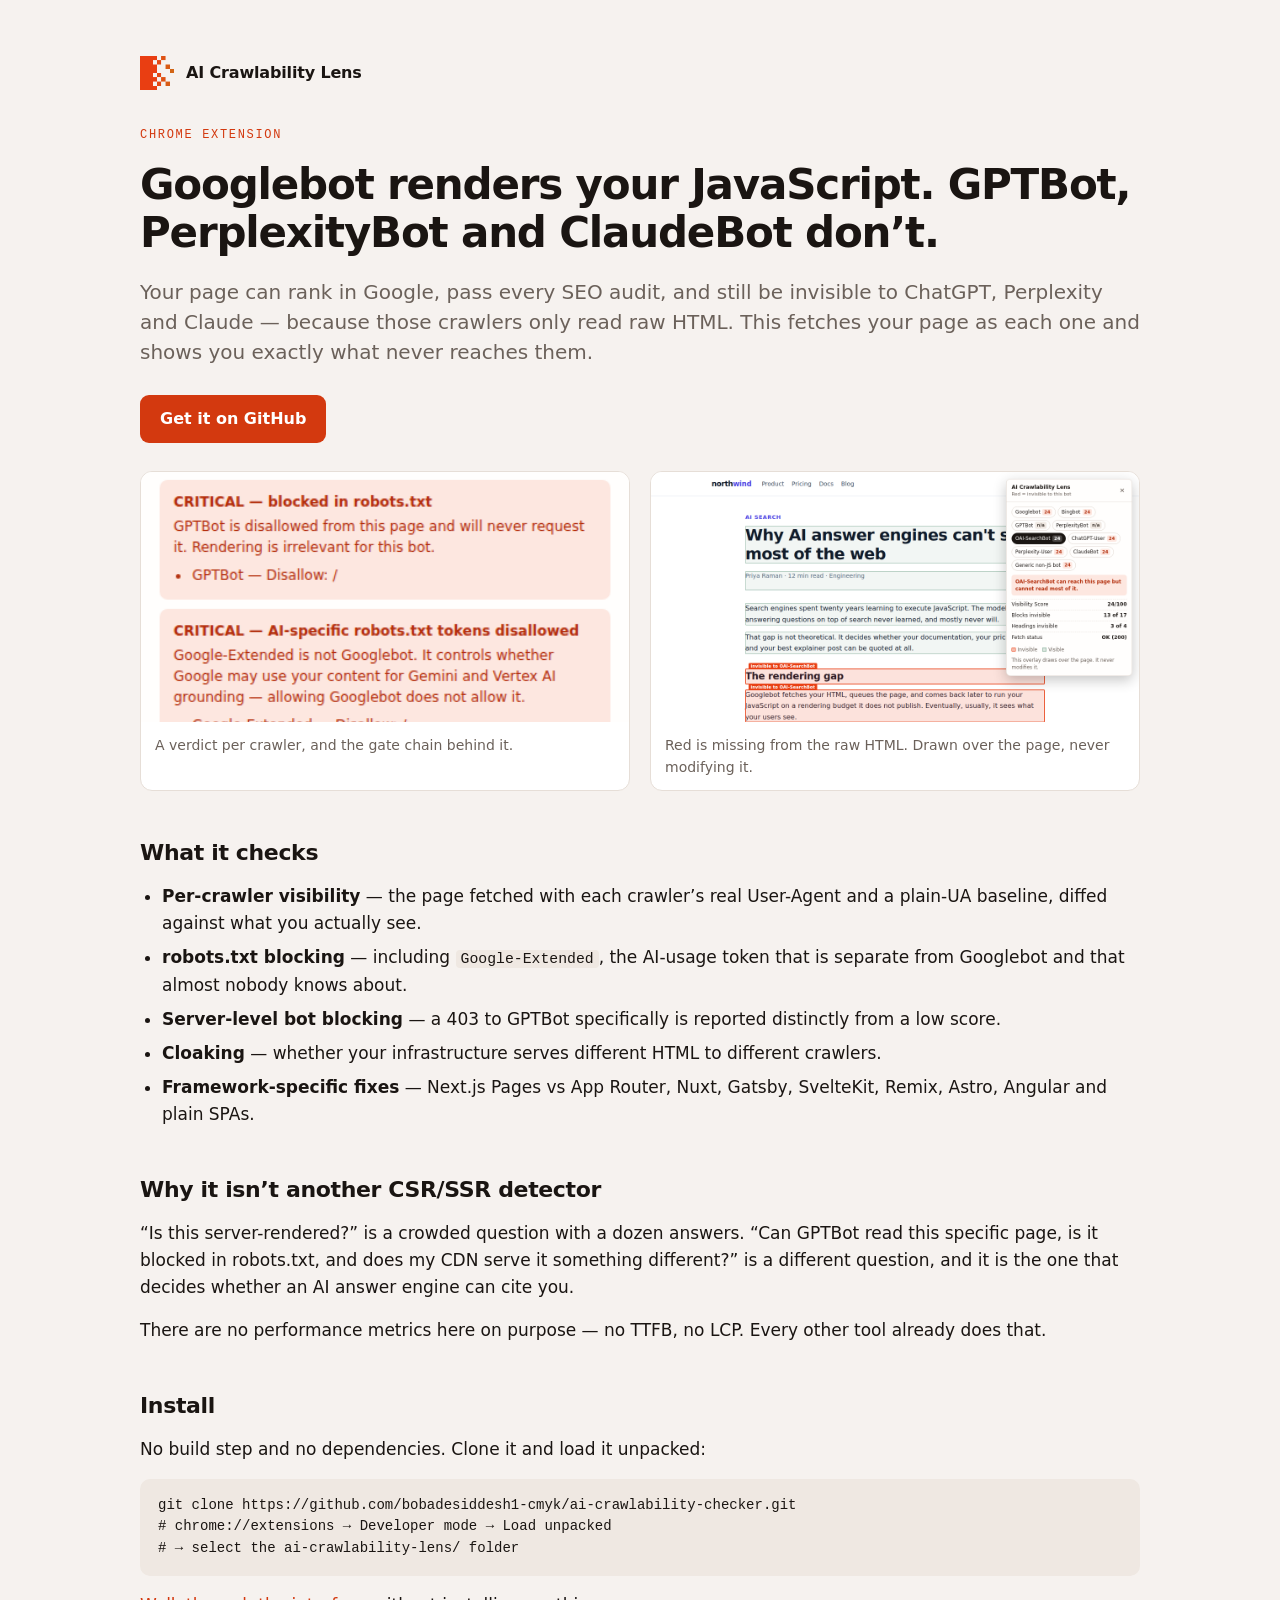
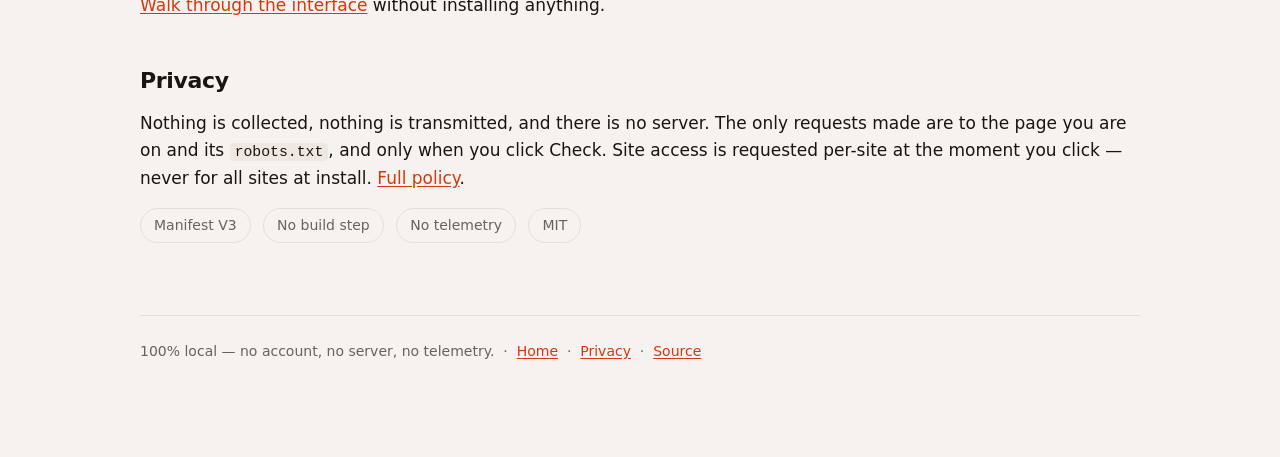
<file: docs/index.html>
<!doctype html>
<html lang="en">
<head>
<meta charset="utf-8">
<meta name="viewport" content="width=device-width,initial-scale=1">
<title>AI Crawlability Lens — see your page as AI crawlers see it</title>
<meta name="description" content="A Chrome extension that fetches your page as GPTBot, PerplexityBot and ClaudeBot see it — raw and unrendered.">
<meta name="color-scheme" content="light dark">
<link rel="canonical" href="https://bobadesiddesh1-cmyk.github.io/ai-crawlability-checker/">
<link rel="icon" href="icon.png">
<style>
*{box-sizing:border-box;margin:0;padding:0}
:root{
  --bg:#f6f2ef; --card:#fff; --ink:#1a1512; --muted:#6b615a;
  --brand:#d3390f; --line:#e6ded7; --code:#efe8e2;
}
@media (prefers-color-scheme:dark){
  :root{ --bg:#17130f; --card:#1f1a16; --ink:#f2ece7; --muted:#a1958c;
         --brand:#ff7a4d; --line:#332b25; --code:#282019; }
}
html{-webkit-text-size-adjust:100%}
body{background:var(--bg);color:var(--ink);line-height:1.6;
  font-family:ui-sans-serif,system-ui,-apple-system,"Segoe UI",Roboto,sans-serif;
  font-size:17px;padding:0 24px}
.wrap{max-width:760px;margin:0 auto;padding:56px 0 96px}
.wide{max-width:1000px}
a{color:var(--brand);text-underline-offset:2px}
h1{font-size:clamp(30px,5vw,42px);line-height:1.14;letter-spacing:-.028em;font-weight:680;
  margin-bottom:20px;text-wrap:balance}
h2{font-size:22px;letter-spacing:-.016em;font-weight:660;margin:44px 0 12px}
h3{font-size:17px;font-weight:660;margin:28px 0 8px}
p{margin-bottom:16px}
ul,ol{margin:0 0 16px 22px}
li{margin-bottom:7px}
code{background:var(--code);border-radius:4px;padding:1px 5px;font-size:.87em;
  font-family:ui-monospace,SFMono-Regular,Menlo,monospace}
.scroll{overflow-x:auto;margin-bottom:20px}
table{border-collapse:collapse;width:100%;font-size:15px;min-width:460px}
th,td{text-align:left;vertical-align:top;padding:10px 14px;border-bottom:1px solid var(--line)}
th{font-weight:640;white-space:nowrap}
.masthead{display:flex;align-items:center;gap:12px;margin-bottom:36px}
.masthead img{width:34px;height:34px}
.masthead b{font-size:16px;font-weight:640;letter-spacing:-.01em}
.masthead a{color:inherit;text-decoration:none;display:flex;align-items:center;gap:12px}
.lede{font-size:20px;line-height:1.5;color:var(--muted);margin-bottom:28px;text-wrap:pretty}
.kicker{font-family:ui-monospace,SFMono-Regular,Menlo,monospace;font-size:12px;
  letter-spacing:.14em;text-transform:uppercase;color:var(--brand);margin-bottom:16px}
.foot{margin-top:64px;padding-top:24px;border-top:1px solid var(--line);
  font-size:14px;color:var(--muted)}
.shots{display:grid;gap:20px;grid-template-columns:repeat(auto-fit,minmax(280px,1fr));margin:28px 0 8px}
.shots figure{background:var(--card);border:1px solid var(--line);border-radius:12px;overflow:hidden}
.shots img{display:block;width:100%;height:250px;object-fit:cover;object-position:50% 0}
/* popup-results.png is 420x3098. Cropping from the top shows the header and the
   idle button, not the result the caption is talking about — bias down. */
.shots .popup img{object-position:50% 13%}
.shots figcaption{padding:12px 14px;font-size:14px;color:var(--muted)}
.btn{display:inline-block;background:var(--brand);color:#fff;text-decoration:none;
  font-weight:620;padding:11px 20px;border-radius:9px;font-size:16px}
.pill{display:inline-block;border:1px solid var(--line);border-radius:999px;
  padding:5px 13px;font-size:14px;color:var(--muted);margin:0 7px 8px 0}
pre{background:var(--code);border-radius:10px;padding:16px 18px;overflow-x:auto;
  font-size:14px;line-height:1.55;margin-bottom:16px;
  font-family:ui-monospace,SFMono-Regular,Menlo,monospace}
</style>
</head>
<body>
<div class="wrap wide">
<div class="masthead">
  <a href="./"><img src="icon.png" alt=""><b>AI Crawlability Lens</b></a>
</div>

<div class="kicker">Chrome extension</div>
<h1>Googlebot renders your JavaScript. GPTBot, PerplexityBot and ClaudeBot don’t.</h1>
<p class="lede">
  Your page can rank in Google, pass every SEO audit, and still be invisible to ChatGPT,
  Perplexity and Claude — because those crawlers only read raw HTML. This fetches your
  page as each one and shows you exactly what never reaches them.
</p>
<p><a class="btn" href="https://github.com/bobadesiddesh1-cmyk/ai-crawlability-checker">Get it on GitHub</a></p>

<div class="shots">
  <figure class="popup">
    <img src="screenshots/popup-results.png" alt="Per-bot results in the extension popup">
    <figcaption>A verdict per crawler, and the gate chain behind it.</figcaption>
  </figure>
  <figure>
    <img src="screenshots/overlay.png" alt="Invisible blocks highlighted on the page">
    <figcaption>Red is missing from the raw HTML. Drawn over the page, never modifying it.</figcaption>
  </figure>
</div>

<h2>What it checks</h2>
<ul>
  <li><strong>Per-crawler visibility</strong> — the page fetched with each crawler’s real
      User-Agent and a plain-UA baseline, diffed against what you actually see.</li>
  <li><strong>robots.txt blocking</strong> — including <code>Google-Extended</code>, the
      AI-usage token that is separate from Googlebot and that almost nobody knows about.</li>
  <li><strong>Server-level bot blocking</strong> — a 403 to GPTBot specifically is reported
      distinctly from a low score.</li>
  <li><strong>Cloaking</strong> — whether your infrastructure serves different HTML to
      different crawlers.</li>
  <li><strong>Framework-specific fixes</strong> — Next.js Pages vs App Router, Nuxt, Gatsby,
      SvelteKit, Remix, Astro, Angular and plain SPAs.</li>
</ul>

<h2>Why it isn’t another CSR/SSR detector</h2>
<p>
  “Is this server-rendered?” is a crowded question with a dozen answers. “Can GPTBot read
  this specific page, is it blocked in robots.txt, and does my CDN serve it something
  different?” is a different question, and it is the one that decides whether an AI answer
  engine can cite you.
</p>
<p>
  There are no performance metrics here on purpose — no TTFB, no LCP. Every other tool
  already does that.
</p>

<h2>Install</h2>
<p>No build step and no dependencies. Clone it and load it unpacked:</p>
<pre>git clone https://github.com/bobadesiddesh1-cmyk/ai-crawlability-checker.git
# chrome://extensions → Developer mode → Load unpacked
# → select the ai-crawlability-lens/ folder</pre>
<p><a href="ui-demo.html">Walk through the interface</a> without installing anything.</p>

<h2>Privacy</h2>
<p>
  Nothing is collected, nothing is transmitted, and there is no server. The only requests
  made are to the page you are on and its <code>robots.txt</code>, and only when you click
  Check. Site access is requested per-site at the moment you click — never for all sites
  at install. <a href="privacy.html">Full policy</a>.
</p>

<p>
  <span class="pill">Manifest V3</span>
  <span class="pill">No build step</span>
  <span class="pill">No telemetry</span>
  <span class="pill">MIT</span>
</p>

<div class="foot">
  100% local — no account, no server, no telemetry.
  &nbsp;·&nbsp; <a href="./">Home</a>
  &nbsp;·&nbsp; <a href="privacy.html">Privacy</a>
  &nbsp;·&nbsp; <a href="https://github.com/bobadesiddesh1-cmyk/ai-crawlability-checker">Source</a>
</div>
</div>
</body>
</html>
</file>
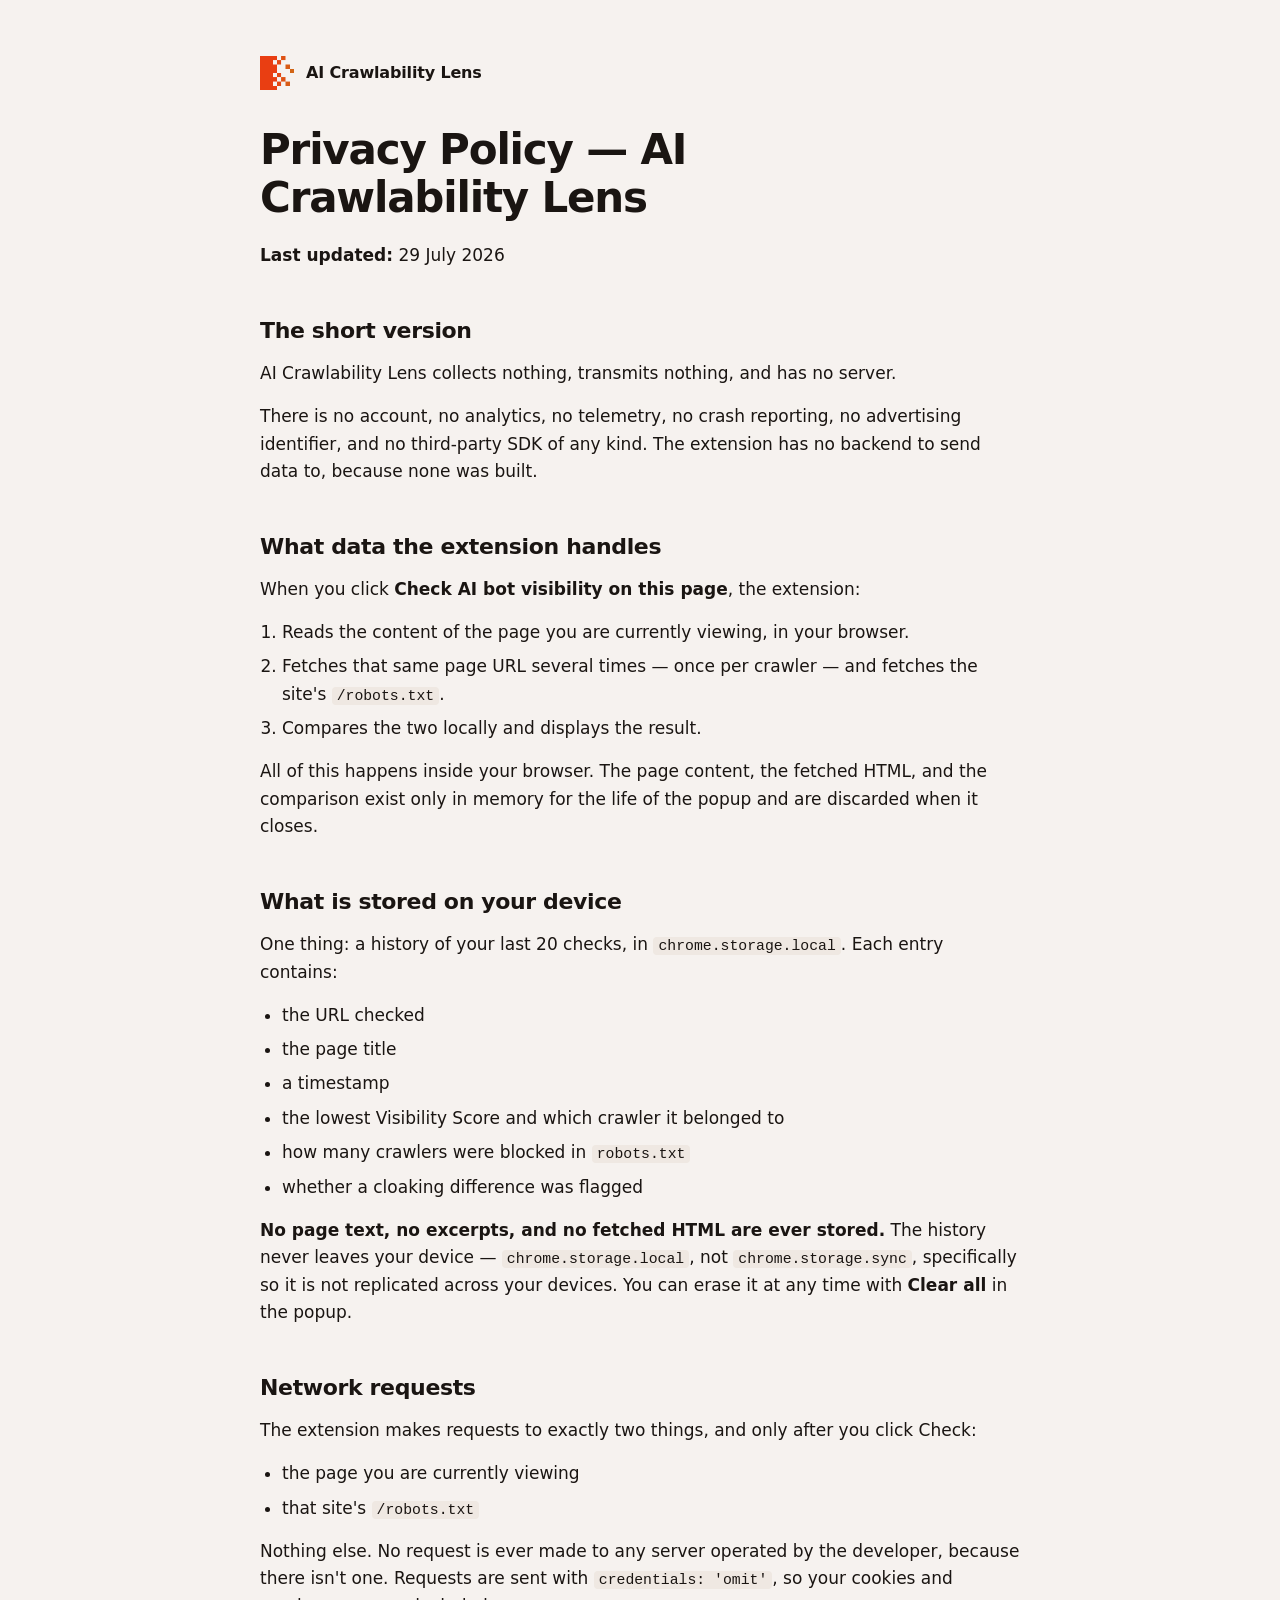
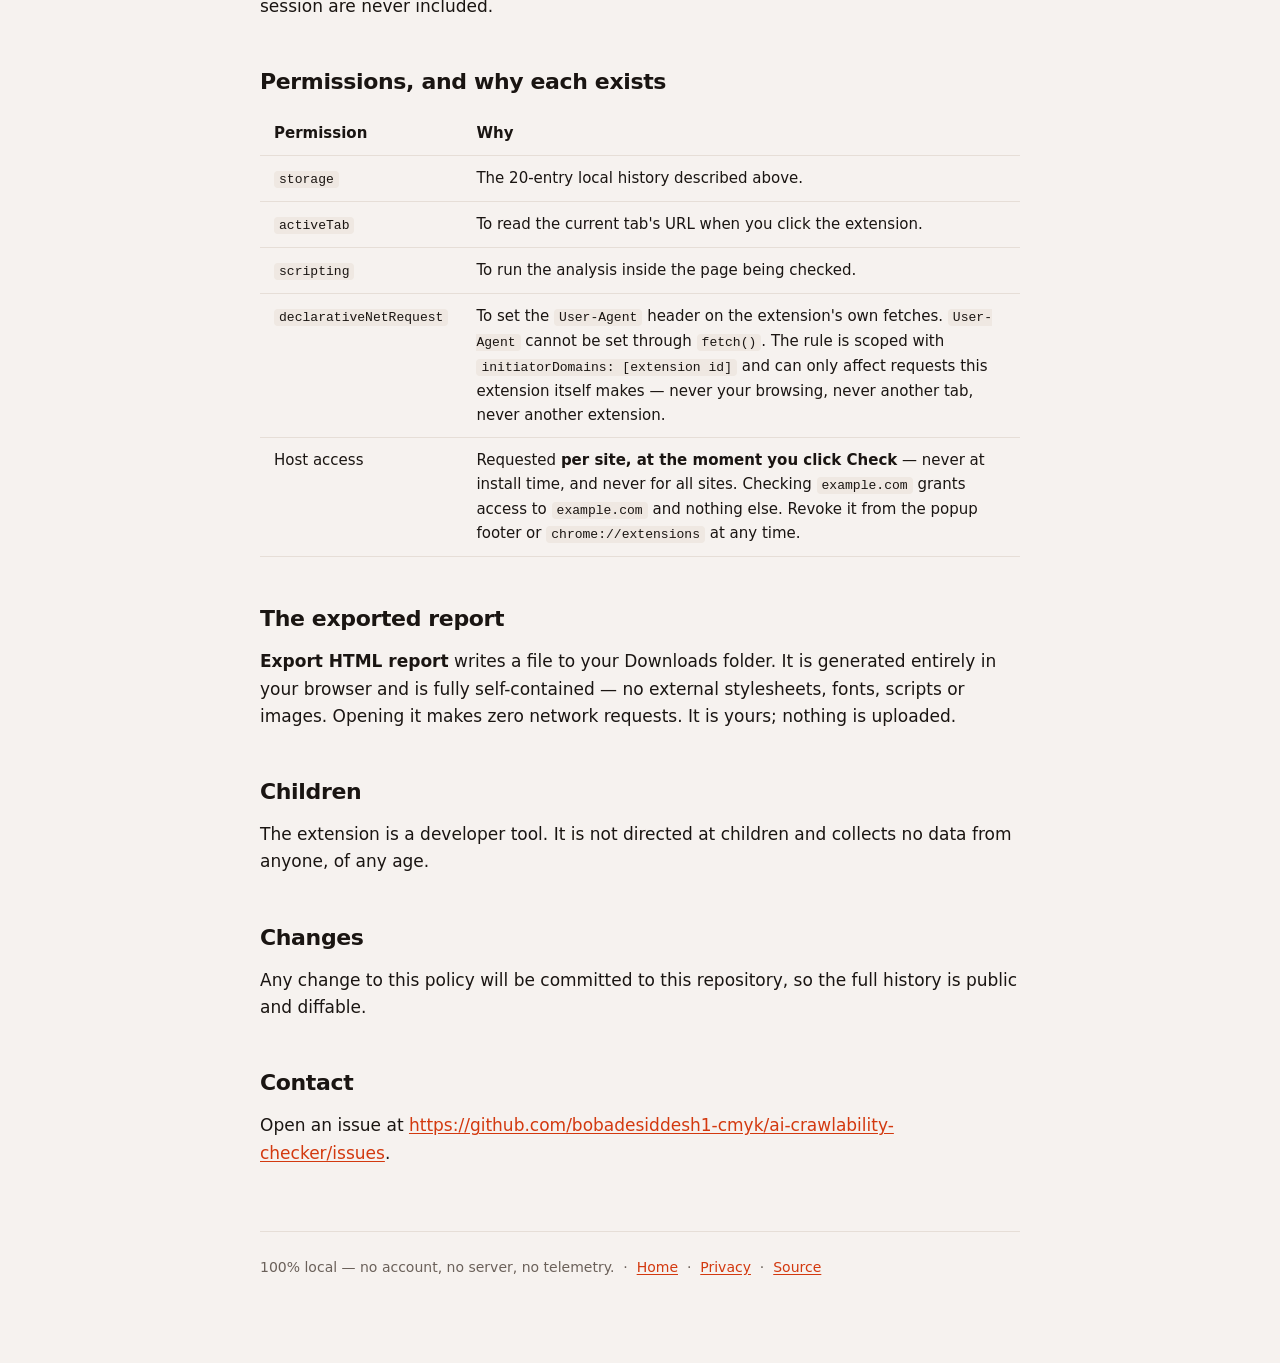
<file: docs/privacy.html>
<!doctype html>
<html lang="en">
<head>
<meta charset="utf-8">
<meta name="viewport" content="width=device-width,initial-scale=1">
<title>Privacy Policy — AI Crawlability Lens</title>
<meta name="description" content="AI Crawlability Lens collects nothing, transmits nothing, and has no server.">
<meta name="color-scheme" content="light dark">
<link rel="canonical" href="https://bobadesiddesh1-cmyk.github.io/ai-crawlability-checker/privacy.html">
<link rel="icon" href="icon.png">
<style>
*{box-sizing:border-box;margin:0;padding:0}
:root{
  --bg:#f6f2ef; --card:#fff; --ink:#1a1512; --muted:#6b615a;
  --brand:#d3390f; --line:#e6ded7; --code:#efe8e2;
}
@media (prefers-color-scheme:dark){
  :root{ --bg:#17130f; --card:#1f1a16; --ink:#f2ece7; --muted:#a1958c;
         --brand:#ff7a4d; --line:#332b25; --code:#282019; }
}
html{-webkit-text-size-adjust:100%}
body{background:var(--bg);color:var(--ink);line-height:1.6;
  font-family:ui-sans-serif,system-ui,-apple-system,"Segoe UI",Roboto,sans-serif;
  font-size:17px;padding:0 24px}
.wrap{max-width:760px;margin:0 auto;padding:56px 0 96px}
.wide{max-width:1000px}
a{color:var(--brand);text-underline-offset:2px}
h1{font-size:clamp(30px,5vw,42px);line-height:1.14;letter-spacing:-.028em;font-weight:680;
  margin-bottom:20px;text-wrap:balance}
h2{font-size:22px;letter-spacing:-.016em;font-weight:660;margin:44px 0 12px}
h3{font-size:17px;font-weight:660;margin:28px 0 8px}
p{margin-bottom:16px}
ul,ol{margin:0 0 16px 22px}
li{margin-bottom:7px}
code{background:var(--code);border-radius:4px;padding:1px 5px;font-size:.87em;
  font-family:ui-monospace,SFMono-Regular,Menlo,monospace}
.scroll{overflow-x:auto;margin-bottom:20px}
table{border-collapse:collapse;width:100%;font-size:15px;min-width:460px}
th,td{text-align:left;vertical-align:top;padding:10px 14px;border-bottom:1px solid var(--line)}
th{font-weight:640;white-space:nowrap}
.masthead{display:flex;align-items:center;gap:12px;margin-bottom:36px}
.masthead img{width:34px;height:34px}
.masthead b{font-size:16px;font-weight:640;letter-spacing:-.01em}
.masthead a{color:inherit;text-decoration:none;display:flex;align-items:center;gap:12px}
.lede{font-size:20px;line-height:1.5;color:var(--muted);margin-bottom:28px;text-wrap:pretty}
.kicker{font-family:ui-monospace,SFMono-Regular,Menlo,monospace;font-size:12px;
  letter-spacing:.14em;text-transform:uppercase;color:var(--brand);margin-bottom:16px}
.foot{margin-top:64px;padding-top:24px;border-top:1px solid var(--line);
  font-size:14px;color:var(--muted)}
.shots{display:grid;gap:20px;grid-template-columns:repeat(auto-fit,minmax(280px,1fr));margin:28px 0 8px}
.shots figure{background:var(--card);border:1px solid var(--line);border-radius:12px;overflow:hidden}
.shots img{display:block;width:100%;height:250px;object-fit:cover;object-position:50% 0}
/* popup-results.png is 420x3098. Cropping from the top shows the header and the
   idle button, not the result the caption is talking about — bias down. */
.shots .popup img{object-position:50% 13%}
.shots figcaption{padding:12px 14px;font-size:14px;color:var(--muted)}
.btn{display:inline-block;background:var(--brand);color:#fff;text-decoration:none;
  font-weight:620;padding:11px 20px;border-radius:9px;font-size:16px}
.pill{display:inline-block;border:1px solid var(--line);border-radius:999px;
  padding:5px 13px;font-size:14px;color:var(--muted);margin:0 7px 8px 0}
pre{background:var(--code);border-radius:10px;padding:16px 18px;overflow-x:auto;
  font-size:14px;line-height:1.55;margin-bottom:16px;
  font-family:ui-monospace,SFMono-Regular,Menlo,monospace}
</style>
</head>
<body>
<div class="wrap">
<div class="masthead">
  <a href="./"><img src="icon.png" alt=""><b>AI Crawlability Lens</b></a>
</div>
<h1>Privacy Policy — AI Crawlability Lens</h1>
<p><strong>Last updated:</strong> 29 July 2026</p>
<h2>The short version</h2>
<p>AI Crawlability Lens collects nothing, transmits nothing, and has no server.</p>
<p>There is no account, no analytics, no telemetry, no crash reporting, no advertising identifier, and no third-party SDK of any kind. The extension has no backend to send data to, because none was built.</p>
<h2>What data the extension handles</h2>
<p>When you click <strong>Check AI bot visibility on this page</strong>, the extension:</p>
<ol><li>Reads the content of the page you are currently viewing, in your browser.</li><li>Fetches that same page URL several times — once per crawler — and fetches the site's <code>/robots.txt</code>.</li><li>Compares the two locally and displays the result.</li></ol>
<p>All of this happens inside your browser. The page content, the fetched HTML, and the comparison exist only in memory for the life of the popup and are discarded when it closes.</p>
<h2>What is stored on your device</h2>
<p>One thing: a history of your last 20 checks, in <code>chrome.storage.local</code>. Each entry contains:</p>
<ul><li>the URL checked</li><li>the page title</li><li>a timestamp</li><li>the lowest Visibility Score and which crawler it belonged to</li><li>how many crawlers were blocked in <code>robots.txt</code></li><li>whether a cloaking difference was flagged</li></ul>
<p><strong>No page text, no excerpts, and no fetched HTML are ever stored.</strong> The history never leaves your device — <code>chrome.storage.local</code>, not <code>chrome.storage.sync</code>, specifically so it is not replicated across your devices. You can erase it at any time with <strong>Clear all</strong> in the popup.</p>
<h2>Network requests</h2>
<p>The extension makes requests to exactly two things, and only after you click Check:</p>
<ul><li>the page you are currently viewing</li><li>that site's <code>/robots.txt</code></li></ul>
<p>Nothing else. No request is ever made to any server operated by the developer, because there isn't one. Requests are sent with <code>credentials: 'omit'</code>, so your cookies and session are never included.</p>
<h2>Permissions, and why each exists</h2>
<div class="scroll"><table><thead><tr><th>Permission</th><th>Why</th></tr></thead><tbody><tr><td><code>storage</code></td><td>The 20-entry local history described above.</td></tr><tr><td><code>activeTab</code></td><td>To read the current tab's URL when you click the extension.</td></tr><tr><td><code>scripting</code></td><td>To run the analysis inside the page being checked.</td></tr><tr><td><code>declarativeNetRequest</code></td><td>To set the <code>User-Agent</code> header on the extension's own fetches. <code>User-Agent</code> cannot be set through <code>fetch()</code>. The rule is scoped with <code>initiatorDomains: [extension id]</code> and can only affect requests this extension itself makes — never your browsing, never another tab, never another extension.</td></tr><tr><td>Host access</td><td>Requested <strong>per site, at the moment you click Check</strong> — never at install time, and never for all sites. Checking <code>example.com</code> grants access to <code>example.com</code> and nothing else. Revoke it from the popup footer or <code>chrome://extensions</code> at any time.</td></tr></tbody></table></div>
<h2>The exported report</h2>
<p><strong>Export HTML report</strong> writes a file to your Downloads folder. It is generated entirely in your browser and is fully self-contained — no external stylesheets, fonts, scripts or images. Opening it makes zero network requests. It is yours; nothing is uploaded.</p>
<h2>Children</h2>
<p>The extension is a developer tool. It is not directed at children and collects no data from anyone, of any age.</p>
<h2>Changes</h2>
<p>Any change to this policy will be committed to this repository, so the full history is public and diffable.</p>
<h2>Contact</h2>
<p>Open an issue at <a href="https://github.com/bobadesiddesh1-cmyk/ai-crawlability-checker/issues">https://github.com/bobadesiddesh1-cmyk/ai-crawlability-checker/issues</a>.</p>
<div class="foot">
  100% local — no account, no server, no telemetry.
  &nbsp;·&nbsp; <a href="./">Home</a>
  &nbsp;·&nbsp; <a href="privacy.html">Privacy</a>
  &nbsp;·&nbsp; <a href="https://github.com/bobadesiddesh1-cmyk/ai-crawlability-checker">Source</a>
</div>
</div>
</body>
</html>
</file>
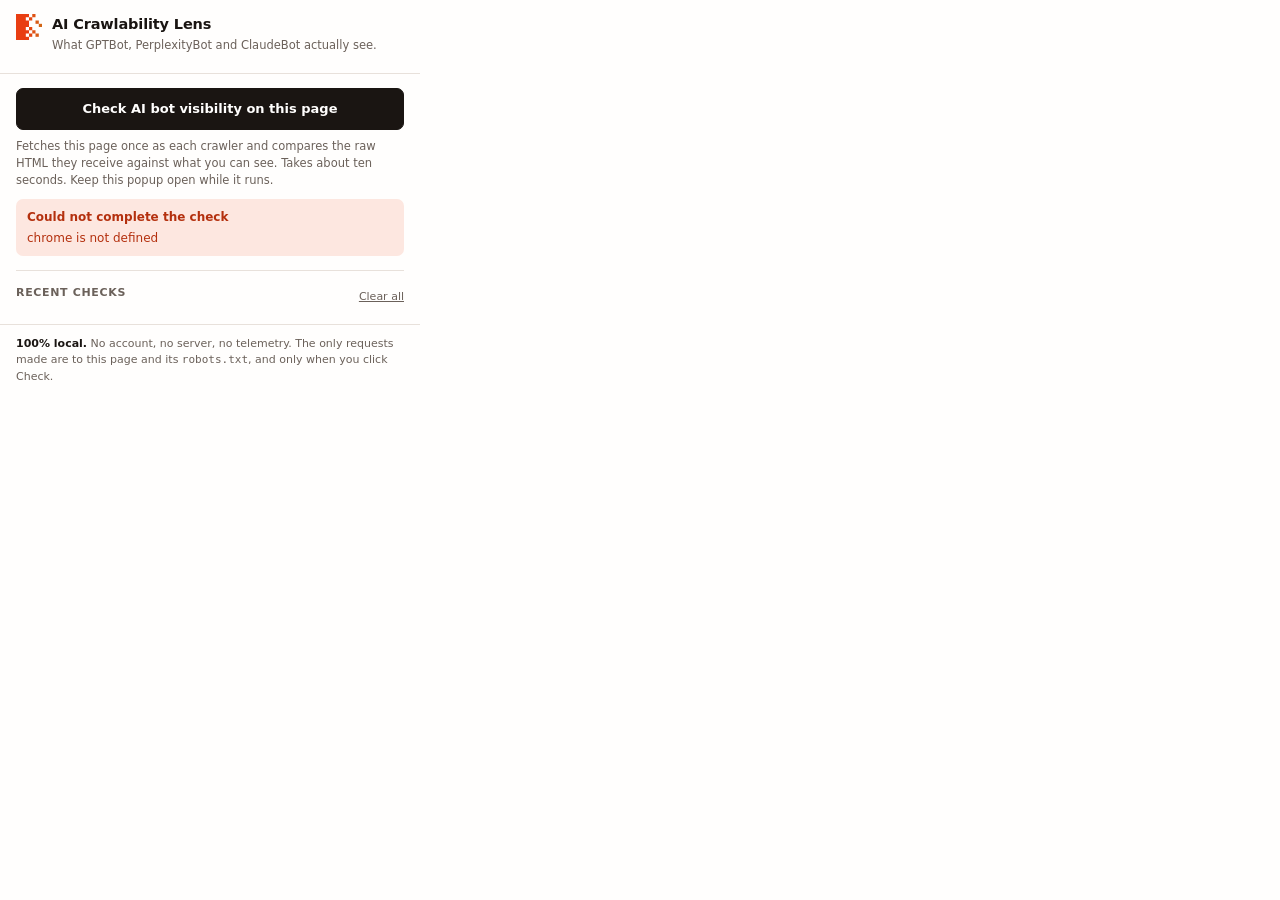
<file: ai-crawlability-lens/popup/popup.html>
<!doctype html>
<html lang="en">
<head>
  <meta charset="utf-8">
  <title>AI Crawlability Lens</title>
  <link rel="stylesheet" href="popup.css">
</head>
<body>

<header class="head">
  <div class="brand">
    <img class="logo" src="../icons/icon128.png" alt="" width="26" height="26">
    <div>
      <h1>AI Crawlability Lens</h1>
      <p class="tagline">What GPTBot, PerplexityBot and ClaudeBot actually see.</p>
    </div>
  </div>
  <div class="page-url" id="pageUrl" title=""></div>
</header>

<main>

  <!-- ------------------------------------------------------------------ -->
  <!-- Idle / launch                                                        -->
  <!-- ------------------------------------------------------------------ -->
  <section id="launch" class="section">
    <button id="checkBtn" class="primary" type="button">Check AI bot visibility on this page</button>
    <p class="hint" id="launchHint">
      <span id="fetchCount">Fetches this page once as each crawler</span> and compares the raw HTML
      they receive against what you can see. Takes about ten seconds. Keep this popup open while it runs.
    </p>
    <div id="permissionNotice" class="notice warn hidden" role="alert"></div>
    <div id="errorNotice" class="notice error hidden" role="alert"></div>
  </section>

  <!-- ------------------------------------------------------------------ -->
  <!-- Progress                                                             -->
  <!-- ------------------------------------------------------------------ -->
  <section id="progress" class="section hidden" aria-live="polite">
    <div class="bar"><div class="bar-fill" id="barFill"></div></div>
    <p class="hint" id="progressLabel">Starting…</p>
  </section>

  <!-- ------------------------------------------------------------------ -->
  <!-- Results                                                              -->
  <!-- ------------------------------------------------------------------ -->
  <section id="results" class="section hidden">

    <div id="banners"></div>

    <h2 class="h2">Per-bot results</h2>
    <div class="table-wrap">
      <table class="bots">
        <thead>
          <tr>
            <th>Bot</th>
            <th>robots.txt</th>
            <th>Fetch</th>
            <th class="num">Score</th>
          </tr>
        </thead>
        <tbody id="botRows"></tbody>
      </table>
    </div>
    <p class="hint">
      Visibility Score = share of your rendered content blocks present in that bot's raw HTML,
      headings weighted double. Red under 40, amber 40–75, green above 75.
    </p>

    <h2 class="h2">Inspect a bot</h2>
    <div class="tabs" id="botTabs" role="tablist"></div>
    <div id="botDetail" class="detail"></div>

    <div class="row">
      <button id="overlayBtn" class="secondary" type="button">Highlight invisible content on the page</button>
    </div>

    <h2 class="h2">Framework and recommendation</h2>
    <div id="frameworkCard" class="card"></div>

    <div class="row">
      <button id="exportBtn" class="secondary" type="button">Export HTML report</button>
      <button id="recheckBtn" class="ghost" type="button">Re-check</button>
    </div>
  </section>

  <!-- ------------------------------------------------------------------ -->
  <!-- History                                                              -->
  <!-- ------------------------------------------------------------------ -->
  <section class="section">
    <div class="section-head">
      <h2 class="h2">Recent checks</h2>
      <button id="clearHistoryBtn" class="link" type="button">Clear all</button>
    </div>
    <ul id="historyList" class="history"></ul>
  </section>

</main>

<footer class="foot">
  <strong>100% local.</strong> No account, no server, no telemetry. The only requests made are to this
  page and its <code>robots.txt</code>, and only when you click Check.
  <button id="revokeBtn" class="link hidden" type="button">Revoke access for this site</button>
</footer>

<script src="popup.js" type="module"></script>
</body>
</html>
</file>
<file: ai-crawlability-lens/popup/popup.css>
/* popup/popup.css — dark-mode aware, no external references of any kind. */

/* ---------------------------------------------------------------------------
   Palette, derived from the mark.
   ---------------------------------------------------------------------------
   The icon is vermilion decaying into burnt orange, so the neutrals carry a
   warm bias — a blue-grey next to that accent reads as two unrelated products
   sharing a window.

   --brand is used for ONE meaning: content the machine cannot see. It is the
   mark's colour and the overlay's highlight colour and the critical colour,
   because in this product those are the same fact. Anything that is merely a
   control (the Check button, a selected tab) uses --accent, which is ink, not
   brand — otherwise the alarm colour is spent on furniture and stops meaning
   anything.

   --amber is deliberately pushed toward ochre. A conventional amber sits close
   enough to vermilion to read as a weaker version of it, which would blur the
   line between "at risk" and "cannot be seen".
   --------------------------------------------------------------------------- */
:root {
  --bg: #fffefd;
  --fg: #1a1512;
  --muted: #6b615a;
  --line: #e8e1db;
  --card: #faf7f4;
  --accent: #1a1512;          /* ink — controls, not brand */
  --accent-fg: #fffefd;

  --brand: #e93e12;           /* the mark: content that does not reach the crawler */
  --brand-2: #d26516;         /* the mark's far end, for the one gradient we keep */

  --red: #b4300e;      --red-bg: #fde7e0;
  --amber: #8a5a00;    --amber-bg: #fbf0d8;
  --green: #1f6b45;    --green-bg: #ddf2e6;
  --info: #2c5578;     --info-bg: #dfeaf3;
}

@media (prefers-color-scheme: dark) {
  :root {
    --bg: #14100e;
    --fg: #efe9e4;
    --muted: #9c9089;
    --line: #2a231f;
    --card: #1c1714;
    --accent: #efe9e4;
    --accent-fg: #14100e;

    --brand: #ff6a3d;         /* lifted off the dark ground; same hue family */
    --brand-2: #f0873a;

    --red: #ffb4a0;      --red-bg: #5c1a08;
    --amber: #f2ce7a;    --amber-bg: #4a3208;
    --green: #9be0bc;    --green-bg: #10402a;
    --info: #a9c9e6;     --info-bg: #1e3550;
  }
}

* { box-sizing: border-box; }

body {
  width: 420px;
  margin: 0;
  background: var(--bg);
  color: var(--fg);
  font: 13px/1.5 ui-sans-serif, system-ui, -apple-system, "Segoe UI", Roboto, sans-serif;
  -webkit-font-smoothing: antialiased;
}

/* ---------------------------------------------------------------- header */

.head {
  padding: 14px 16px 10px;
  border-bottom: 1px solid var(--line);
}
.brand { display: flex; gap: 10px; align-items: flex-start; }
/* The real icon file, not a CSS reproduction of it. A hand-drawn copy in CSS
   silently drifts the moment the icon changes — this cannot. */
.logo { width: 26px; height: 26px; flex: 0 0 26px; display: block; }
h1 { font-size: 14.5px; margin: 0; letter-spacing: -0.01em; }
.tagline { margin: 1px 0 0; font-size: 11.5px; color: var(--muted); }
.page-url {
  margin-top: 9px; font-size: 11px; color: var(--muted);
  white-space: nowrap; overflow: hidden; text-overflow: ellipsis;
  font-family: ui-monospace, SFMono-Regular, Menlo, Consolas, monospace;
}

/* --------------------------------------------------------------- layout */

main { padding: 0 16px; }
.section { padding: 14px 0; border-bottom: 1px solid var(--line); }
.section:last-child { border-bottom: 0; }
.section-head { display: flex; align-items: center; justify-content: space-between; }
.h2 { font-size: 11px; text-transform: uppercase; letter-spacing: .06em; color: var(--muted); margin: 0 0 8px; font-weight: 650; }
.hint { font-size: 11.5px; color: var(--muted); margin: 8px 0 0; }
.row { display: flex; gap: 8px; margin-top: 12px; }
.hidden { display: none !important; }

/* -------------------------------------------------------------- buttons */

button { font: inherit; cursor: pointer; border-radius: 7px; }

.primary {
  width: 100%;
  padding: 10px 12px;
  background: var(--accent);
  color: var(--accent-fg);
  border: 1px solid var(--accent);
  font-weight: 600;
}
.primary:hover:not(:disabled) { opacity: .9; }
.primary:disabled { opacity: .45; cursor: not-allowed; }

.secondary {
  flex: 1;
  padding: 8px 10px;
  background: var(--card);
  color: var(--fg);
  border: 1px solid var(--line);
  font-weight: 550;
}
.secondary:hover { border-color: var(--muted); }

.ghost {
  padding: 8px 10px;
  background: transparent;
  color: var(--muted);
  border: 1px solid var(--line);
}
.ghost:hover { color: var(--fg); }

.link {
  all: unset;
  cursor: pointer;
  color: var(--muted);
  font-size: 11px;
  text-decoration: underline;
}
.link:hover { color: var(--fg); }

/* -------------------------------------------------------------- notices */

.notice {
  margin-top: 10px; padding: 9px 11px; border-radius: 7px; font-size: 12px;
}
.notice.warn  { background: var(--amber-bg); color: var(--amber); }
.notice.error { background: var(--red-bg); color: var(--red); }
.notice.info  { background: var(--info-bg); color: var(--info); }
.notice.good  { background: var(--green-bg); color: var(--green); }
.notice strong { display: block; margin-bottom: 3px; }

/* ------------------------------------------------------------- progress */

.bar { height: 5px; background: var(--card); border-radius: 999px; overflow: hidden; border: 1px solid var(--line); }
/* The icon's ember ramp — vermilion into burnt orange — so the one moving
   element in the UI belongs to the same identity as the mark. */
.bar-fill { height: 100%; width: 0%; background: linear-gradient(90deg, var(--brand), var(--brand-2)); transition: width .25s ease; }

/* ---------------------------------------------------------------------------
   The block strip — the icon, drawn from real data.
   ---------------------------------------------------------------------------
   One square per content block, in document order. Solid ink means the block
   is in the HTML the crawler received; a shrunken vermilion square means it
   only exists after JavaScript runs.

   Because the squares stay in document order, the strip shows WHERE a page
   comes apart, not just how much — a page that is solid then decays looks like
   the mark, and a page riddled with gaps looks nothing like it. That is real
   information: the first is a lazy-loaded tail, the second is a hydration
   problem throughout.
   --------------------------------------------------------------------------- */
.blockstrip {
  display: flex; flex-wrap: wrap; gap: 3px;
  margin: 8px 0 2px;
}
.blockstrip i {
  width: 9px; height: 9px; border-radius: 1.5px;
  background: var(--fg);
  display: block; flex: none;
}
.blockstrip i.off {
  background: var(--brand);
  /* Shrunk rather than faded: at this size opacity reads as antialiasing,
     where a smaller solid square reads as loss. */
  transform: scale(.55);
}
.blockstrip-key {
  display: flex; gap: 12px; font-size: 10.5px; color: var(--muted);
  margin-top: 6px;
}
.blockstrip-key span { display: inline-flex; align-items: center; gap: 5px; }
.blockstrip-key i { width: 9px; height: 9px; border-radius: 1.5px; background: var(--fg); flex: none; }
.blockstrip-key i.off { background: var(--brand); transform: scale(.55); }

/* --------------------------------------------------------------- banner */

.banner { padding: 10px 12px; border-radius: 7px; font-size: 12px; margin-bottom: 8px; }
.banner.critical { background: var(--red-bg); color: var(--red); }
.banner.warn { background: var(--amber-bg); color: var(--amber); }
.banner.info { background: var(--info-bg); color: var(--info); }
.banner.good { background: var(--green-bg); color: var(--green); }
.banner strong { display: block; margin-bottom: 3px; font-size: 12px; }
.banner ul { margin: 6px 0 0; padding-left: 16px; }
.banner li { margin-bottom: 2px; }
.banner code { font-family: ui-monospace, SFMono-Regular, Menlo, Consolas, monospace; font-size: 11px; }

/* ---------------------------------------------------------------- table */

.table-wrap { overflow-x: auto; }
table.bots { width: 100%; border-collapse: collapse; font-size: 12px; }
table.bots th {
  text-align: left; font-size: 10px; text-transform: uppercase; letter-spacing: .04em;
  color: var(--muted); font-weight: 600; padding: 0 6px 5px; border-bottom: 1px solid var(--line);
}
table.bots th.num, table.bots td.num { text-align: right; }
table.bots td { padding: 7px 6px; border-bottom: 1px solid var(--line); vertical-align: top; }
table.bots tr:last-child td { border-bottom: 0; }
.bot-name { font-weight: 600; }
.bot-sub { display: block; color: var(--muted); font-size: 10.5px; font-weight: 400; }

.pill { display: inline-block; padding: 1px 7px; border-radius: 999px; font-size: 10.5px; font-weight: 650; white-space: nowrap; }
.pill.red { background: var(--red-bg); color: var(--red); }
.pill.amber { background: var(--amber-bg); color: var(--amber); }
.pill.green { background: var(--green-bg); color: var(--green); }
.pill.none { background: var(--card); color: var(--muted); border: 1px solid var(--line); }

/* ----------------------------------------------------------------- tabs */

.tabs { display: flex; flex-wrap: wrap; gap: 5px; }
.tab {
  padding: 4px 9px; border: 1px solid var(--line); background: var(--card);
  color: var(--fg); font-size: 11.5px; display: inline-flex; align-items: center; gap: 5px;
  border-radius: 999px;
}
.tab:hover { border-color: var(--muted); }
.tab[aria-selected="true"] { background: var(--accent); border-color: var(--accent); color: var(--accent-fg); }
.tab .dot { width: 7px; height: 7px; border-radius: 50%; display: inline-block; }
.dot.red { background: #dc2626; }
.dot.amber { background: #d97706; }
.dot.green { background: #16a34a; }
.dot.none { background: #9ca3af; }

/* -------------------------------------------------------------- verdict */

/* The page-level answer. Deliberately NOT another red block — it is the
   summary, and the banners beneath it are the evidence. A neutral card with a
   severity-coloured edge keeps that hierarchy legible. */
.page-verdict {
  background: var(--card);
  color: var(--fg);
  border: 1px solid var(--line);
  border-left: 3px solid var(--muted);
  border-radius: 7px;
  padding: 10px 13px;
  margin-bottom: 10px;
}
.page-verdict.good { border-left-color: #16a34a; }
.page-verdict.warn { border-left-color: #d97706; }
.page-verdict.critical { border-left-color: #dc2626; }
.page-verdict .kicker {
  display: block; font-size: 9.5px; font-weight: 700; letter-spacing: .09em;
  text-transform: uppercase; margin-bottom: 4px;
}
.page-verdict.good .kicker { color: var(--green); }
.page-verdict.warn .kicker { color: var(--amber); }
.page-verdict.critical .kicker { color: var(--red); }
.page-verdict b { display: block; font-size: 13px; margin-bottom: 4px; }
.page-verdict p { margin: 0; font-size: 12px; color: var(--muted); }

.verdict { border-radius: 7px; padding: 10px 12px; font-size: 12px; }
.verdict.good { background: var(--green-bg); color: var(--green); }
.verdict.warn { background: var(--amber-bg); color: var(--amber); }
.verdict.critical { background: var(--red-bg); color: var(--red); }
.verdict b { display: block; margin-bottom: 4px; }
.verdict p { margin: 0; }
.verdict p + p { margin-top: 6px; }
.verdict .fix { font-weight: 600; }
.verdict .fix::before { content: "Fix: "; font-weight: 700; }

/* The gate chain: the ordered sequence a real request has to pass. */
.gates { list-style: none; margin: 10px 0 0; padding: 0; }
.gate { display: flex; gap: 8px; padding: 6px 0; border-top: 1px solid var(--line); font-size: 11.5px; }
.gate:first-child { border-top: 0; }
.gate.is-skip { opacity: .55; }
.gate .g {
  flex: none; width: 15px; height: 15px; margin-top: 1px; border-radius: 50%;
  display: grid; place-items: center; font-size: 9px; font-weight: 700; line-height: 1;
}
.g.pass { background: var(--green-bg); color: var(--green); }
.g.fail { background: var(--red-bg); color: var(--red); }
.g.warn { background: var(--amber-bg); color: var(--amber); }
.g.skip { background: var(--card); color: var(--muted); border: 1px solid var(--line); }
.gate b { display: block; font-weight: 600; }
.gate span { color: var(--muted); }

/* --------------------------------------------------------------- detail */

.detail { margin-top: 10px; }
.stat-row { display: flex; justify-content: space-between; gap: 10px; padding: 4px 0; border-top: 1px dashed var(--line); font-size: 12px; }
.stat-row:first-child { border-top: 0; }
.stat-row b { font-variant-numeric: tabular-nums; }
.excerpts { margin: 8px 0 0; padding-left: 16px; max-height: 190px; overflow: auto; }
.excerpts li { font-size: 11.5px; margin-bottom: 4px; color: var(--fg); }
.excerpts .tag { color: var(--muted); font-size: 10px; text-transform: uppercase; margin-right: 5px; }

/* ----------------------------------------------------------------- card */

.card { background: var(--card); border: 1px solid var(--line); border-radius: 8px; padding: 11px 12px; }
.card h3 { margin: 0 0 5px; font-size: 12.5px; }
.card p { margin: 0 0 6px; font-size: 12px; }
.card p:last-child { margin-bottom: 0; }
.card .muted { color: var(--muted); font-size: 11.5px; }
.card code {
  font-family: ui-monospace, SFMono-Regular, Menlo, Consolas, monospace;
  font-size: .92em;
  background: var(--bg);
  border: 1px solid var(--line);
  border-radius: 4px;
  padding: 0 3px;
}

/* -------------------------------------------------------------- history */

.history { list-style: none; margin: 0; padding: 0; }
.history li {
  display: flex; align-items: center; gap: 8px;
  padding: 7px 0; border-top: 1px solid var(--line); font-size: 11.5px;
}
.history li:first-child { border-top: 0; }
.history .h-main { flex: 1; min-width: 0; }
.history .h-title { display: block; font-weight: 550; white-space: nowrap; overflow: hidden; text-overflow: ellipsis; }
.history .h-meta { display: block; color: var(--muted); font-size: 10.5px; white-space: nowrap; overflow: hidden; text-overflow: ellipsis; }
.history .empty { color: var(--muted); padding: 6px 0; }

/* ---------------------------------------------------------------- footer */

.foot {
  padding: 11px 16px 14px;
  border-top: 1px solid var(--line);
  color: var(--muted);
  font-size: 11px;
}
.foot strong { color: var(--fg); }
.foot code { font-family: ui-monospace, SFMono-Regular, Menlo, Consolas, monospace; }
.foot .link { display: block; margin-top: 6px; }
</file>
